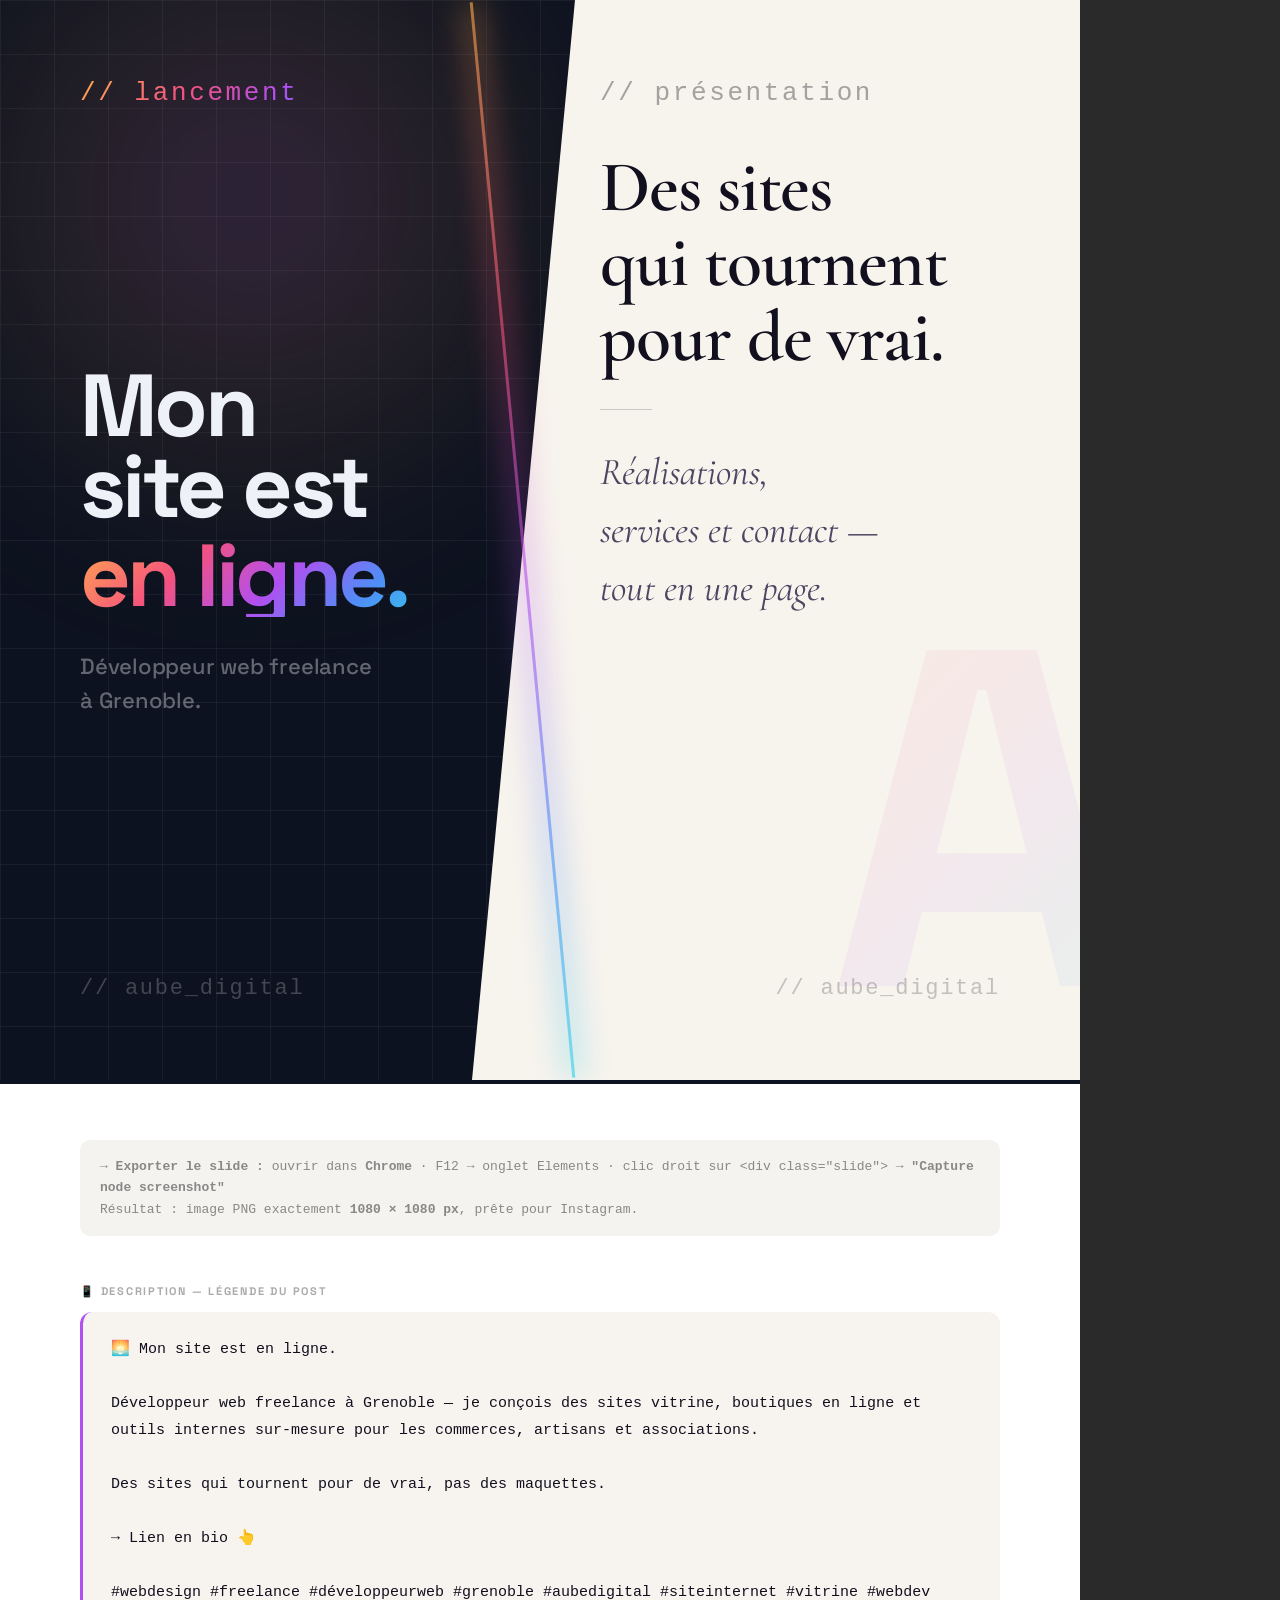
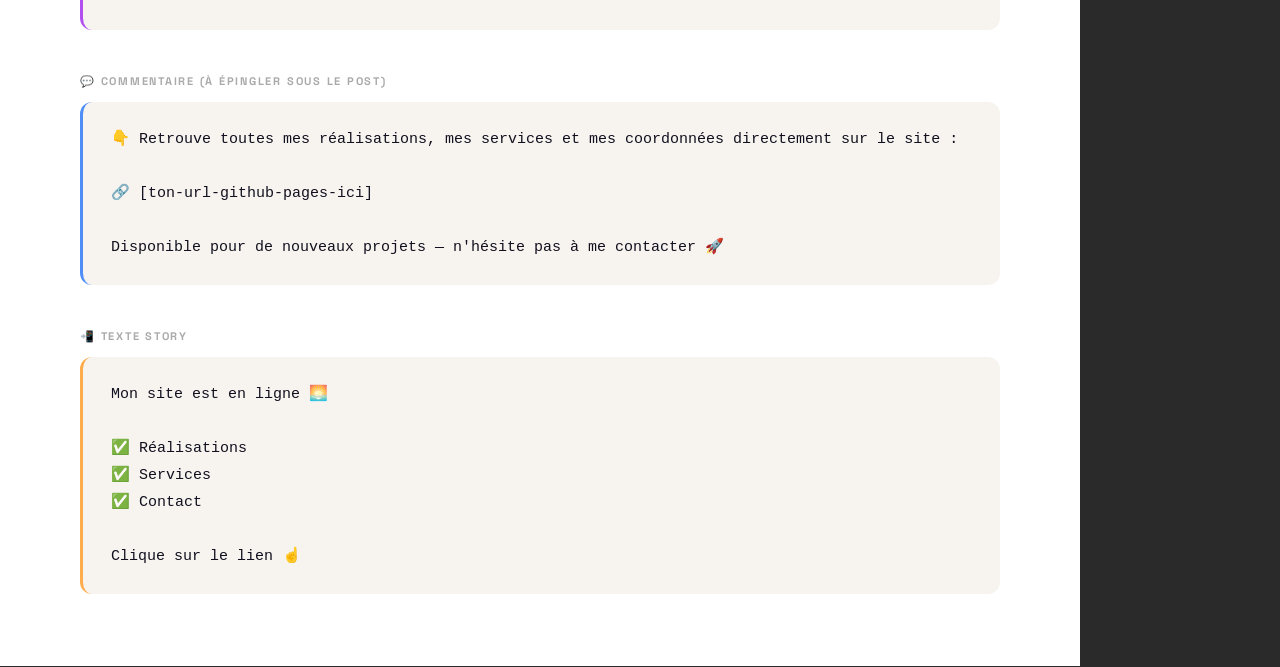
<file: instagram-annonce.html>
<!DOCTYPE html>
<html lang="fr">
<head>
<meta charset="UTF-8">
<title>aube digital — Slide Instagram</title>
<link rel="preconnect" href="https://fonts.googleapis.com">
<link rel="preconnect" href="https://fonts.gstatic.com" crossorigin>
<link href="https://fonts.googleapis.com/css2?family=Space+Grotesk:wght@500;600;700;800&family=Cormorant+Garamond:ital,wght@0,500;0,600;1,400&display=swap" rel="stylesheet">
<style>
  *, *::before, *::after { box-sizing: border-box; margin: 0; padding: 0; }

  :root {
    --c1: #ffac4d;
    --c2: #f4527e;
    --c3: #b14ff0;
    --c4: #4f8ef7;
    --c5: #2dd4e8;
    --grad: linear-gradient(135deg, var(--c1) 0%, var(--c2) 30%, var(--c3) 55%, var(--c4) 78%, var(--c5) 100%);
    --dark: #0d1220;
    --cream: #f7f3ed;
    --mono: 'Courier New', Courier, monospace;
  }

  body {
    margin: 0;
    background: #2a2a2a;
    font-family: 'Space Grotesk', sans-serif;
    -webkit-font-smoothing: antialiased;
  }

  /* ══════════════════════════════════════════════════
     SLIDE — 1080 × 1080 px (format Instagram carré)
  ══════════════════════════════════════════════════ */
  .slide {
    position: relative;
    width: 1080px;
    height: 1080px;
    overflow: hidden;
    background: var(--cream);
  }

  /* ── Fond foncé (côté gauche, bord diagonal) ── */
  .dark-bg {
    position: absolute;
    inset: 0;
    background: var(--dark);
    clip-path: polygon(0 0, 575px 0, 472px 1080px, 0 1080px);
    z-index: 1;
  }
  /* Grille subtile (comme screenshot 2) */
  .dark-bg::before {
    content: '';
    position: absolute;
    inset: 0;
    background-image:
      linear-gradient(rgba(255,255,255,.05) 1px, transparent 1px),
      linear-gradient(90deg, rgba(255,255,255,.05) 1px, transparent 1px);
    background-size: 54px 54px;
  }
  /* Halo violet/orange */
  .dark-bg::after {
    content: '';
    position: absolute;
    top: -150px;
    left: -100px;
    width: 700px;
    height: 700px;
    background: radial-gradient(
      closest-side,
      rgba(177,79,240,.22) 0%,
      rgba(255,172,77,.12) 50%,
      transparent 100%
    );
    filter: blur(90px);
    pointer-events: none;
  }

  /* ── Trait de séparation diagonal (dégradé lumineux) ── */
  /* Diagonale : de (575, 0) à (472, 1080) — centre (523, 540) */
  /* Rotation depuis vertical : atan(103/1080) ≈ 5.45° vers la droite en haut */
  .divider {
    position: absolute;
    top: 0;
    bottom: 0;
    left: 521px; /* centre de la diagonale */
    width: 3px;
    background: var(--grad);
    transform: rotate(-5.45deg);
    transform-origin: 50% 50%;
    opacity: .65;
    z-index: 10;
  }
  .divider::after {
    content: '';
    position: absolute;
    inset: 0 -10px;
    background: inherit;
    filter: blur(14px);
    opacity: .4;
  }

  /* ── Contenu côté foncé (gauche) ── */
  .dark-content {
    position: absolute;
    top: 0;
    left: 0;
    bottom: 0;
    width: 570px;
    padding: 80px 130px 80px 80px;
    display: flex;
    flex-direction: column;
    z-index: 5;
  }

  /* ── Contenu côté clair (droite) ── */
  .light-content {
    position: absolute;
    top: 0;
    right: 0;
    bottom: 0;
    left: 470px;
    padding: 80px 80px 80px 130px;
    display: flex;
    flex-direction: column;
    z-index: 5;
  }

  /* ══ Composants communs ══ */

  /* Étiquette // LANCEMENT etc. */
  .tag {
    font-family: var(--mono);
    font-size: 26px;
    letter-spacing: .1em;
    font-weight: 400;
    text-transform: lowercase;
    line-height: 1;
  }
  .tag-dark {
    background: var(--grad);
    -webkit-background-clip: text;
    background-clip: text;
    color: transparent;
  }
  .tag-light {
    color: rgba(10,8,16,.35);
  }

  /* Signature // aube_digital */
  .sig {
    font-family: var(--mono);
    font-size: 22px;
    letter-spacing: .08em;
    line-height: 1;
  }
  .sig-dark  { color: rgba(255,255,255,.22); }
  .sig-light { color: rgba(10,8,16,.22); text-align: right; }

  /* ══ Côté foncé : headline bold impact ══ */
  .dark-headline {
    flex: 1;
    display: flex;
    flex-direction: column;
    justify-content: center;
    gap: 0;
  }
  .hl-white {
    font-size: 88px;
    font-weight: 700;
    color: #eef1f8;
    line-height: .92;
    letter-spacing: -.04em;
    display: block;
  }
  .hl-grad {
    font-size: 88px;
    font-weight: 800;
    line-height: .92;
    letter-spacing: -.04em;
    background: var(--grad);
    -webkit-background-clip: text;
    background-clip: text;
    color: transparent;
    display: block;
    margin-top: 8px;
  }
  .hl-sub {
    font-size: 22px;
    font-weight: 500;
    color: rgba(238,241,248,.38);
    margin-top: 32px;
    line-height: 1.55;
    letter-spacing: -.01em;
  }

  /* ══ Côté clair : éditorial serif ══ */

  /* Grand « A » décoratif en filigrane */
  .deco-a {
    position: absolute;
    bottom: 20px;
    right: -20px;
    font-size: 480px;
    font-weight: 800;
    line-height: 1;
    letter-spacing: -.07em;
    background: var(--grad);
    -webkit-background-clip: text;
    background-clip: text;
    color: transparent;
    opacity: .06;
    pointer-events: none;
    user-select: none;
    z-index: 4;
  }

  .serif-header { margin-bottom: 44px; }

  .serif-headline {
    font-family: 'Cormorant Garamond', Georgia, serif;
    font-size: 72px;
    font-weight: 600;
    color: #12101e;
    line-height: 1.04;
    letter-spacing: -.015em;
    margin-bottom: 34px;
  }
  .serif-rule {
    width: 52px;
    height: 1.5px;
    background: rgba(10,8,16,.18);
    margin-bottom: 34px;
  }
  .serif-body {
    font-family: 'Cormorant Garamond', Georgia, serif;
    font-style: italic;
    font-size: 38px;
    line-height: 1.52;
    color: #4d4562;
    flex: 1;
  }
</style>
</head>
<body>

<!-- ══════════════════════════════════
     SLIDE 1080 × 1080 — Instagram
     Clic droit → "Capture node screenshot"
     dans les DevTools Chrome pour exporter
     exactement en 1080 × 1080 px.
══════════════════════════════════ -->
<div class="slide">

  <!-- Fond foncé diagonal -->
  <div class="dark-bg"></div>

  <!-- Trait lumineux de séparation -->
  <div class="divider" aria-hidden="true"></div>

  <!-- ─── GAUCHE : style impact / dark ─── -->
  <div class="dark-content">
    <span class="tag tag-dark">// lancement</span>

    <div class="dark-headline">
      <span class="hl-white">Mon</span>
      <span class="hl-white">site est</span>
      <span class="hl-grad">en ligne.</span>
      <p class="hl-sub">
        Développeur web freelance<br>
        à Grenoble.
      </p>
    </div>

    <span class="sig sig-dark">// aube_digital</span>
  </div>

  <!-- ─── DROITE : style éditorial / clair ─── -->
  <div class="light-content">
    <!-- « A » en filigrane -->
    <div class="deco-a" aria-hidden="true">A</div>

    <span class="tag tag-light serif-header">// présentation</span>

    <h1 class="serif-headline">
      Des sites<br>
      qui tournent<br>
      pour de vrai.
    </h1>
    <div class="serif-rule"></div>
    <p class="serif-body">
      Réalisations,<br>
      services et contact —<br>
      tout en une page.
    </p>

    <span class="sig sig-light">// aube_digital</span>
  </div>

</div>
<!-- ══════════════════════════════════ /SLIDE ══ -->


<!-- ══════════════════════════════════════════════════
     TEXTES À COPIER-COLLER
     (section visible sous le slide dans le navigateur)
══════════════════════════════════════════════════ -->
<div style="width:1080px; background:#fff; padding:56px 80px 72px; border-top:4px solid #0d1220; font-family:'Space Grotesk',sans-serif; -webkit-font-smoothing:antialiased;">

  <!-- Instructions export -->
  <p style="font-family:'Courier New',monospace; font-size:13px; color:#888; background:#f5f3f0; border-radius:10px; padding:16px 20px; margin-bottom:48px; line-height:1.65;">
    <strong>→ Exporter le slide :</strong> ouvrir dans <strong>Chrome</strong> · F12 → onglet Elements · clic droit sur <code>&lt;div class="slide"&gt;</code> → <strong>"Capture node screenshot"</strong><br>
    Résultat : image PNG exactement <strong>1080 × 1080 px</strong>, prête pour Instagram.
  </p>

  <!-- ─── Description (légende) ─── -->
  <p style="font-size:11px; font-weight:700; letter-spacing:.16em; text-transform:uppercase; color:#aaa; margin-bottom:14px;">
    📱 Description — légende du post
  </p>
  <pre style="font-family:'Courier New',monospace; font-size:15px; line-height:1.8; color:#12101e; white-space:pre-wrap; background:#f7f4f0; border-radius:12px; padding:24px 28px; border-left:3px solid #b14ff0; margin-bottom:44px;">🌅 Mon site est en ligne.

Développeur web freelance à Grenoble — je conçois des sites vitrine, boutiques en ligne et outils internes sur-mesure pour les commerces, artisans et associations.

Des sites qui tournent pour de vrai, pas des maquettes.

→ Lien en bio 👆

#webdesign #freelance #développeurweb #grenoble #aubedigital #siteinternet #vitrine #webdev</pre>

  <!-- ─── Commentaire (à épingler) ─── -->
  <p style="font-size:11px; font-weight:700; letter-spacing:.16em; text-transform:uppercase; color:#aaa; margin-bottom:14px;">
    💬 Commentaire (à épingler sous le post)
  </p>
  <pre style="font-family:'Courier New',monospace; font-size:15px; line-height:1.8; color:#12101e; white-space:pre-wrap; background:#f7f4f0; border-radius:12px; padding:24px 28px; border-left:3px solid #4f8ef7; margin-bottom:44px;">👇 Retrouve toutes mes réalisations, mes services et mes coordonnées directement sur le site :

🔗 [ton-url-github-pages-ici]

Disponible pour de nouveaux projets — n'hésite pas à me contacter 🚀</pre>

  <!-- ─── Texte Story ─── -->
  <p style="font-size:11px; font-weight:700; letter-spacing:.16em; text-transform:uppercase; color:#aaa; margin-bottom:14px;">
    📲 Texte Story
  </p>
  <pre style="font-family:'Courier New',monospace; font-size:15px; line-height:1.8; color:#12101e; white-space:pre-wrap; background:#f7f4f0; border-radius:12px; padding:24px 28px; border-left:3px solid #ffac4d;">Mon site est en ligne 🌅

✅ Réalisations
✅ Services
✅ Contact

Clique sur le lien ☝️</pre>

</div>

</body>
</html>
</file>
